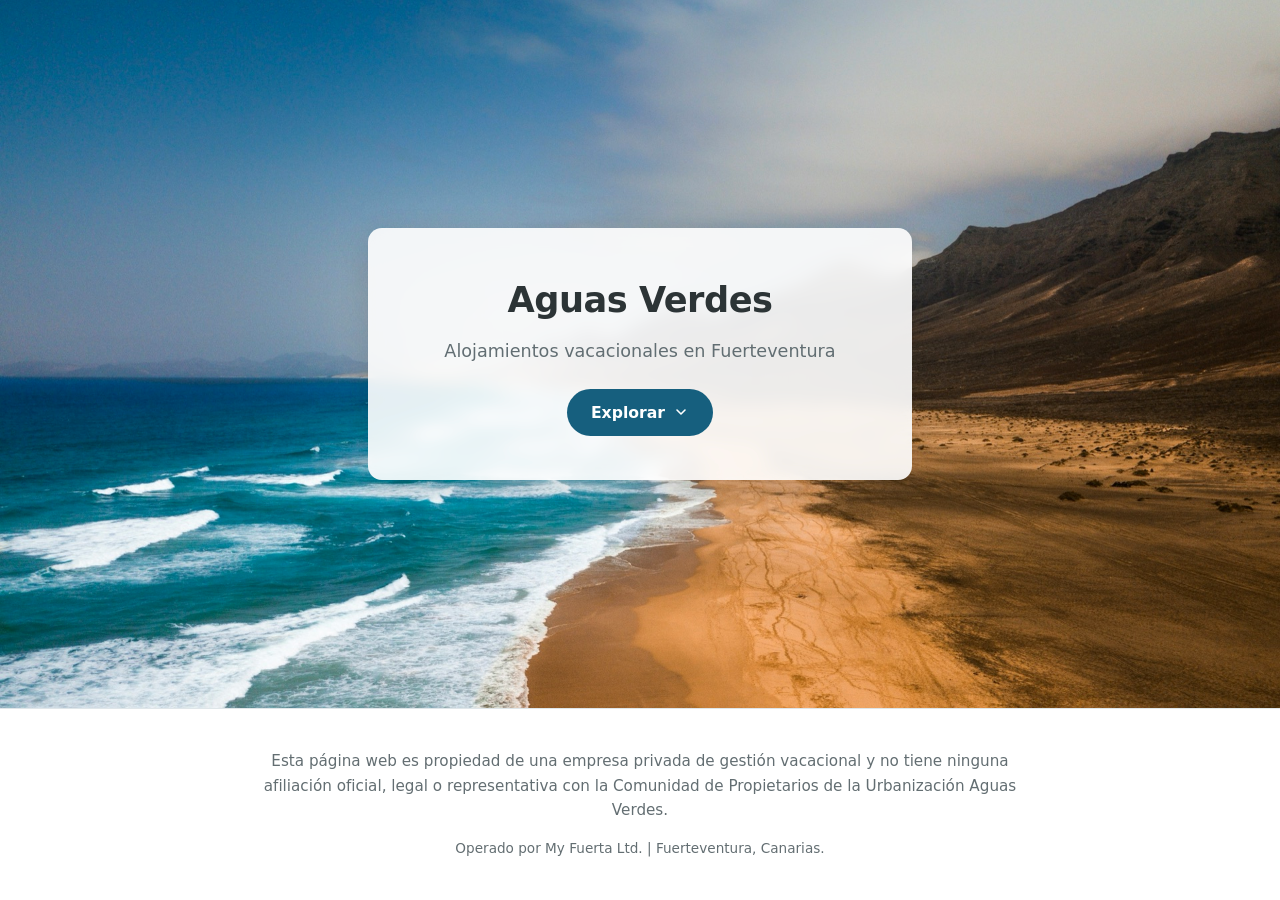
<file: index.html>
<!DOCTYPE html>
<html lang="es">
<head>
    <meta charset="UTF-8">
    <meta name="viewport" content="width=device-width, initial-scale=1.0">
    <!-- Google tag (gtag.js) -->
    <script async src="https://www.googletagmanager.com/gtm.js?id=GTM-MJJ29KH5"></script>
    <script>
      window.dataLayer = window.dataLayer || [];
      function gtag(){dataLayer.push(arguments);}
      gtag('js', new Date());
    </script>
    <title>Aguas Verdes, Fuerteventura — Alojamientos Vacacionales | My Fuerta Ltd.</title>
    <meta name="description" content="Alojamientos vacacionales en Aguas Verdes, Fuerteventura, gestionados por My Fuerta Ltd. Explora dónde alojarte, comer en El Pirata Verde y visitar las piscinas naturales.">
    <link rel="canonical" href="https://aguasverdes.es/">
    <link rel="icon" type="image/svg+xml" href="data:image/svg+xml,%3Csvg xmlns='http://www.w3.org/2000/svg' viewBox='0 0 64 64'%3E%3Crect width='64' height='64' rx='14' fill='%231b5e7a'/%3E%3Cpath d='M8 40c8-6 16-6 24 0s16 6 24 0v14H8z' fill='%2374b9ff'/%3E%3Ccircle cx='46' cy='20' r='7' fill='%23ffeaa7'/%3E%3C/svg%3E">

    <link rel="preload" as="image" href="./hero-bg.jpg" fetchpriority="high">
    <link rel="stylesheet" href="./styles.css">

    <meta property="og:type" content="website">
    <meta property="og:locale" content="es_ES">
    <meta property="og:site_name" content="Aguas Verdes — My Fuerta Ltd.">
    <meta property="og:title" content="Aguas Verdes, Fuerteventura — Alojamientos Vacacionales">
    <meta property="og:description" content="Portal oficial de los alojamientos vacacionales gestionados por My Fuerta Ltd. en Aguas Verdes, Fuerteventura.">
    <meta property="og:image" content="https://aguasverdes.es/hero-bg.jpg">
    <meta property="og:image:width" content="1920">
    <meta property="og:image:height" content="1078">
    <meta property="og:image:alt" content="Costa oeste de Fuerteventura cerca de Aguas Verdes">
    <meta property="og:url" content="https://aguasverdes.es/">
    <meta name="twitter:card" content="summary_large_image">

    <script type="application/ld+json">
    {
      "@context": "https://schema.org",
      "@graph": [
        {
          "@type": "WebSite",
          "name": "Aguas Verdes — My Fuerta Ltd.",
          "url": "https://aguasverdes.es/",
          "inLanguage": "es"
        },
        {
          "@type": "Organization",
          "name": "My Fuerta Ltd.",
          "url": "https://aguasverdes.es/"
        }
      ]
    }
    </script>
</head>
<body>

    <main>
        <div class="content-placeholder">
            <h1>Aguas Verdes</h1>
            <p>Alojamientos vacacionales en Fuerteventura</p>

            <details class="explore-details">
                <summary class="explore-trigger">
                    <span>Explorar</span>
                    <svg class="explore-chevron" viewBox="0 0 20 20" fill="none" aria-hidden="true">
                        <path d="M5 7.5L10 12.5L15 7.5" stroke="currentColor" stroke-width="2" stroke-linecap="round" stroke-linejoin="round"/>
                    </svg>
                </summary>

                <nav class="explore-links" aria-label="Explorar Aguas Verdes">
                    <a class="explore-link" href="./alojamientos/">
                        <span>
                            <span class="explore-link-title">Alojarse</span>
                            <span class="explore-link-desc">Viviendas vacacionales en Aguas Verdes</span>
                        </span>
                        <span class="explore-link-arrow" aria-hidden="true">&rarr;</span>
                    </a>

                    <a class="explore-link" href="https://elpirataverde.net/" target="_blank" rel="noopener noreferrer">
                        <span>
                            <span class="explore-link-title">Comer</span>
                            <span class="explore-link-desc">Restaurante El Pirata Verde</span>
                        </span>
                        <span class="explore-link-arrow" aria-hidden="true">&#8599;</span>
                    </a>

                    <a class="explore-link" href="https://piscinas.aguasverdes.es/" target="_blank" rel="noopener noreferrer">
                        <span>
                            <span class="explore-link-title">Piscinas</span>
                            <span class="explore-link-desc">Piscinas naturales de Aguas Verdes</span>
                        </span>
                        <span class="explore-link-arrow" aria-hidden="true">&#8599;</span>
                    </a>

                    <a class="explore-link" href="https://urbanizacion.aguasverdes.es/" target="_blank" rel="noopener noreferrer">
                        <span>
                            <span class="explore-link-title">Urbanización</span>
                            <span class="explore-link-desc">Información general de la urbanización</span>
                        </span>
                        <span class="explore-link-arrow" aria-hidden="true">&#8599;</span>
                    </a>
                </nav>
            </details>
        </div>
    </main>

    <footer>
        <div class="disclaimer-container">
            <p class="disclaimer-text">
                Esta página web es propiedad de una empresa privada de gestión vacacional y no tiene ninguna afiliación oficial, legal o representativa con la Comunidad de Propietarios de la Urbanización Aguas Verdes.
            </p>
            <p class="company-text">
                Operado por My Fuerta Ltd. | Fuerteventura, Canarias.
            </p>
        </div>
    </footer>

</body>
</html>
</file>
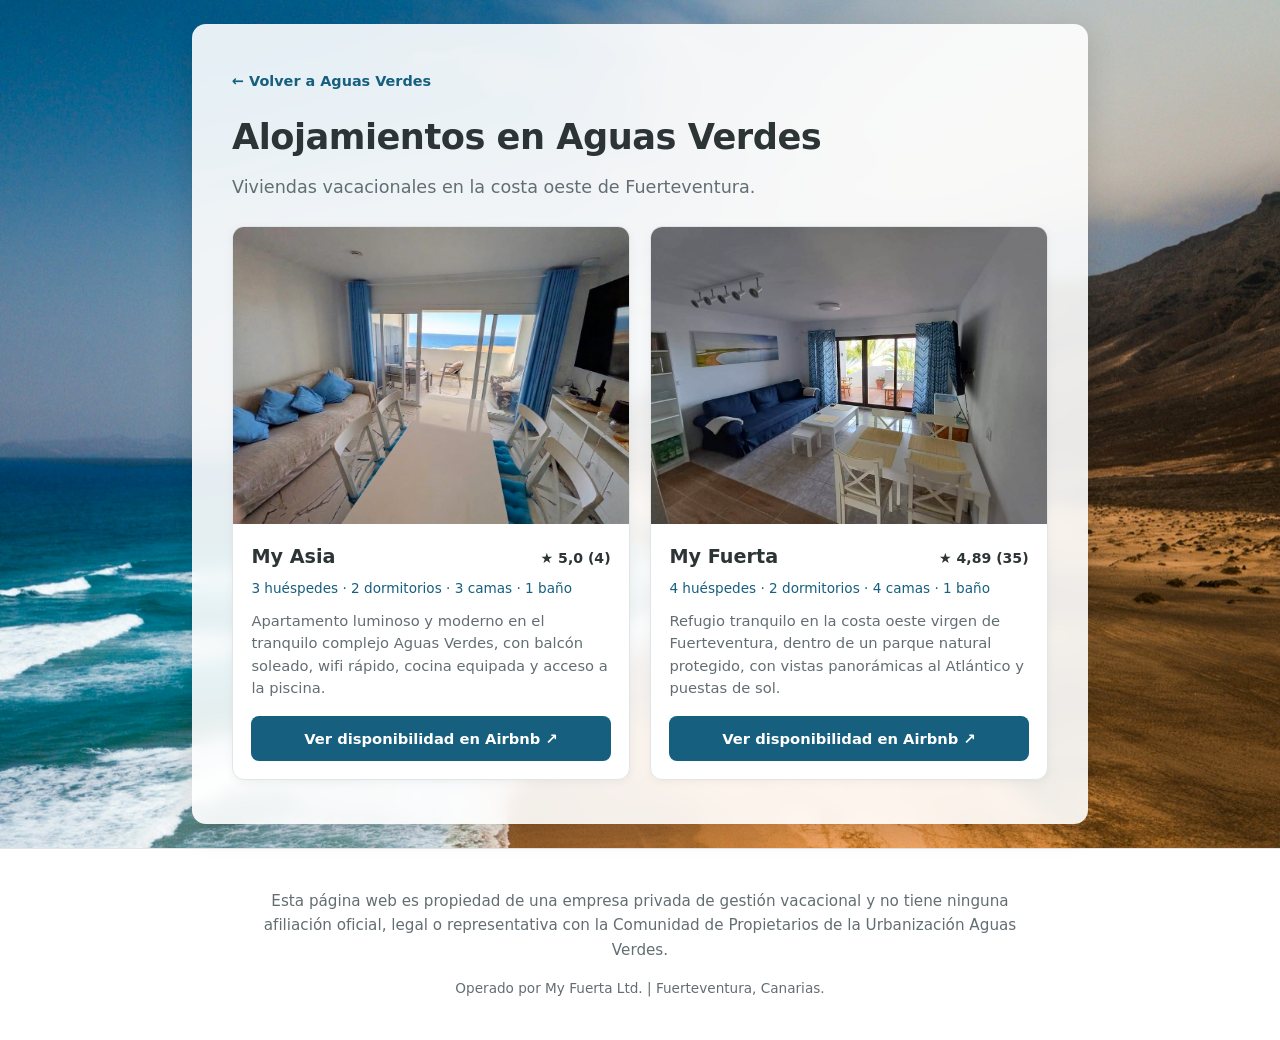
<file: alojamientos/index.html>
<!DOCTYPE html>
<html lang="es">
<head>
    <meta charset="UTF-8">
    <meta name="viewport" content="width=device-width, initial-scale=1.0">
    <!-- Google tag (gtag.js) -->
    <script async src="https://www.googletagmanager.com/gtm.js?id=GTM-MJJ29KH5"></script>
    <script>
      window.dataLayer = window.dataLayer || [];
      function gtag(){dataLayer.push(arguments);}
      gtag('js', new Date());
    </script>
    <title>Alojamientos en Aguas Verdes, Fuerteventura — My Fuerta Ltd.</title>
    <meta name="description" content="Reserva apartamentos vacacionales en Aguas Verdes (Betancuria, Fuerteventura) gestionados por My Fuerta Ltd.: My Asia y My Fuerta, junto al Atlántico y las piscinas naturales.">
    <link rel="canonical" href="https://aguasverdes.es/alojamientos/">
    <link rel="icon" type="image/svg+xml" href="data:image/svg+xml,%3Csvg xmlns='http://www.w3.org/2000/svg' viewBox='0 0 64 64'%3E%3Crect width='64' height='64' rx='14' fill='%231b5e7a'/%3E%3Cpath d='M8 40c8-6 16-6 24 0s16 6 24 0v14H8z' fill='%2374b9ff'/%3E%3Ccircle cx='46' cy='20' r='7' fill='%23ffeaa7'/%3E%3C/svg%3E">

    <link rel="preload" as="image" href="../hero-bg.jpg">
    <link rel="stylesheet" href="../styles.css">

    <meta property="og:type" content="website">
    <meta property="og:locale" content="es_ES">
    <meta property="og:site_name" content="Aguas Verdes — My Fuerta Ltd.">
    <meta property="og:title" content="Alojamientos en Aguas Verdes, Fuerteventura">
    <meta property="og:description" content="Apartamentos vacacionales en Aguas Verdes, Fuerteventura, gestionados por My Fuerta Ltd.">
    <meta property="og:image" content="https://aguasverdes.es/hero-bg.jpg">
    <meta property="og:image:width" content="1920">
    <meta property="og:image:height" content="1078">
    <meta property="og:image:alt" content="Costa oeste de Fuerteventura cerca de Aguas Verdes">
    <meta property="og:url" content="https://aguasverdes.es/alojamientos/">
    <meta name="twitter:card" content="summary_large_image">

    <script type="application/ld+json">
    {
      "@context": "https://schema.org",
      "@graph": [
        {
          "@type": "BreadcrumbList",
          "itemListElement": [
            {
              "@type": "ListItem",
              "position": 1,
              "name": "Inicio",
              "item": "https://aguasverdes.es/"
            },
            {
              "@type": "ListItem",
              "position": 2,
              "name": "Alojamientos",
              "item": "https://aguasverdes.es/alojamientos/"
            }
          ]
        },
        {
          "@type": "ItemList",
          "name": "Alojamientos en Aguas Verdes",
          "itemListElement": [
            {
              "@type": "ListItem",
              "position": 1,
              "item": {
                "@type": "VacationRental",
                "name": "My Asia",
                "description": "Apartamento luminoso y moderno en el tranquilo complejo Aguas Verdes, con balcón soleado, wifi rápido, cocina equipada y acceso a la piscina.",
                "image": "https://aguasverdes.es/alojamientos/img/my-asia.jpg",
                "url": "https://www.airbnb.es/rooms/1555201672360193877",
                "containsPlace": {
                  "@type": "Accommodation",
                  "occupancy": {
                    "@type": "QuantitativeValue",
                    "value": 3
                  }
                },
                "address": {
                  "@type": "PostalAddress",
                  "addressLocality": "Betancuria",
                  "addressRegion": "Fuerteventura",
                  "addressCountry": "ES"
                },
                "latitude": 28.4836,
                "longitude": -14.0879,
                "aggregateRating": {
                  "@type": "AggregateRating",
                  "ratingValue": 5,
                  "ratingCount": 4
                }
              }
            },
            {
              "@type": "ListItem",
              "position": 2,
              "item": {
                "@type": "VacationRental",
                "name": "My Fuerta",
                "description": "Refugio tranquilo en la costa oeste virgen de Fuerteventura, dentro de un parque natural protegido, con vistas panorámicas al Atlántico y puestas de sol.",
                "image": "https://aguasverdes.es/alojamientos/img/my-fuerta.jpg",
                "url": "https://www.airbnb.es/rooms/1098626254098210162",
                "containsPlace": {
                  "@type": "Accommodation",
                  "occupancy": {
                    "@type": "QuantitativeValue",
                    "value": 4
                  }
                },
                "address": {
                  "@type": "PostalAddress",
                  "addressLocality": "Betancuria",
                  "addressRegion": "Fuerteventura",
                  "addressCountry": "ES"
                },
                "latitude": 28.4832,
                "longitude": -14.0875,
                "aggregateRating": {
                  "@type": "AggregateRating",
                  "ratingValue": 4.89,
                  "ratingCount": 35
                }
              }
            }
          ]
        }
      ]
    }
    </script>
</head>
<body>

    <main>
        <div class="content-placeholder content-placeholder--wide">
            <a class="back-link" href="../">&larr; Volver a Aguas Verdes</a>

            <h1>Alojamientos en Aguas Verdes</h1>
            <p>Viviendas vacacionales en la costa oeste de Fuerteventura.</p>

            <section class="listings-grid" aria-label="Alojamientos disponibles">
                <article class="listing-card">
                    <div class="listing-media">
                        <img src="./img/my-asia.jpg" alt="Salón comedor del apartamento My Asia con acceso al balcón y vistas al océano Atlántico" width="1024" height="771" loading="eager" decoding="async">
                    </div>
                    <div class="listing-body">
                        <div class="listing-header">
                            <h2>My Asia</h2>
                            <span class="listing-rating" aria-label="Valoración 5,0 de 5 con 4 reseñas">&#9733; 5,0 (4)</span>
                        </div>
                        <p class="listing-specs">3 huéspedes &middot; 2 dormitorios &middot; 3 camas &middot; 1 baño</p>
                        <p class="listing-desc">
                            Apartamento luminoso y moderno en el tranquilo complejo Aguas Verdes, con balcón soleado, wifi rápido, cocina equipada y acceso a la piscina.
                        </p>
                        <a class="listing-cta" href="https://www.airbnb.es/rooms/1555201672360193877" target="_blank" rel="noopener noreferrer">
                            Ver disponibilidad en Airbnb &#8599;
                        </a>
                    </div>
                </article>

                <article class="listing-card">
                    <div class="listing-media">
                        <img src="./img/my-fuerta.jpg" alt="Salón luminoso con salida a la terraza del apartamento My Fuerta en Aguas Verdes" width="1200" height="900" loading="eager" decoding="async">
                    </div>
                    <div class="listing-body">
                        <div class="listing-header">
                            <h2>My Fuerta</h2>
                            <span class="listing-rating" aria-label="Valoración 4,89 de 5 con 35 reseñas">&#9733; 4,89 (35)</span>
                        </div>
                        <p class="listing-specs">4 huéspedes &middot; 2 dormitorios &middot; 4 camas &middot; 1 baño</p>
                        <p class="listing-desc">
                            Refugio tranquilo en la costa oeste virgen de Fuerteventura, dentro de un parque natural protegido, con vistas panorámicas al Atlántico y puestas de sol.
                        </p>
                        <a class="listing-cta" href="https://www.airbnb.es/rooms/1098626254098210162" target="_blank" rel="noopener noreferrer">
                            Ver disponibilidad en Airbnb &#8599;
                        </a>
                    </div>
                </article>
            </section>
        </div>
    </main>

    <footer>
        <div class="disclaimer-container">
            <p class="disclaimer-text">
                Esta página web es propiedad de una empresa privada de gestión vacacional y no tiene ninguna afiliación oficial, legal o representativa con la Comunidad de Propietarios de la Urbanización Aguas Verdes.
            </p>
            <p class="company-text">
                Operado por My Fuerta Ltd. | Fuerteventura, Canarias.
            </p>
        </div>
    </footer>

</body>
</html>
</file>
<file: styles.css>
/* Modern CSS Reset */
*, *::before, *::after {
    box-sizing: border-box;
    margin: 0;
    padding: 0;
}

/* Essential typography and colors */
:root {
    interpolate-size: allow-keywords;
    --primary-bg: #fdfdfd;
    --text-main: #2d3436;
    --text-secondary: #636e72;
    --accent: #1b5e7a;
    --accent-hover: #144960;
    --font-family: system-ui, -apple-system, BlinkMacSystemFont, "Segoe UI", Roboto, Helvetica, Arial, sans-serif;
    --border-color: #dfe6e9;
}

body {
    min-height: 100vh;
    min-height: 100dvh;
    font-family: var(--font-family);
    color: var(--text-main);
    background-color: var(--primary-bg);
    line-height: 1.6;
    display: flex;
    flex-direction: column;
}

/* --- 1. Main Content Area --- */
main {
    flex: 1 0 auto; /* Ensures footer stays at the bottom */
    display: flex;
    justify-content: center;
    align-items: center;
    padding: 1.5rem;

    /* Responsive Background Image */
    background-color: var(--accent);
    background-image: url('./hero-bg.jpg');
    background-size: cover;
    background-position: center bottom;
    background-repeat: no-repeat;

    /* Add a minimal filter for professionalism */
    filter: saturate(1.1);
}

.content-placeholder {
    width: min(100%, 34rem);
    padding: 2.75rem 2.5rem;
    background: rgba(255, 255, 255, 0.9);
    border-radius: 14px;
    box-shadow: 0 8px 30px rgba(0, 0, 0, 0.14);
    -webkit-backdrop-filter: blur(8px);
    backdrop-filter: blur(8px);
    text-align: center;
}

.content-placeholder--wide {
    width: min(100%, 56rem);
    text-align: left;
}

h1 {
    font-weight: 700;
    font-size: 2.2rem;
    letter-spacing: -0.5px;
    margin-bottom: 0.5rem;
    color: var(--text-main);
}

p {
    color: var(--text-secondary);
    font-size: 1.1rem;
}

/* --- Native <details> "Explorar" Hub --- */
.explore-details {
    margin-top: 1.5rem;
}

.explore-trigger {
    list-style: none;
    display: inline-flex;
    align-items: center;
    justify-content: center;
    gap: 0.5rem;
    padding: 0.7rem 1.5rem;
    border-radius: 999px;
    background-color: var(--accent);
    color: #fff;
    font-weight: 600;
    font-size: 0.98rem;
    cursor: pointer;
    user-select: none;
    transition: background-color 0.2s ease, transform 0.15s ease;
}

.explore-trigger::-webkit-details-marker {
    display: none;
}

.explore-trigger:hover {
    background-color: var(--accent-hover);
}

.explore-trigger:active {
    transform: scale(0.98);
}

.explore-trigger:focus-visible,
.explore-link:focus-visible,
.back-link:focus-visible {
    outline: 2px solid var(--accent);
    outline-offset: 3px;
}

.explore-chevron {
    width: 1rem;
    height: 1rem;
    transition: transform 0.25s ease;
}

.explore-details[open] .explore-chevron {
    transform: rotate(180deg);
}

.explore-details::details-content {
    block-size: 0;
    opacity: 0;
    overflow: hidden;
    transition: block-size 0.28s ease, opacity 0.22s ease, content-visibility 0.28s allow-discrete;
}

.explore-details[open]::details-content {
    block-size: auto;
    opacity: 1;
}

.explore-links {
    margin-top: 1.25rem;
    display: grid;
    gap: 0.65rem;
    text-align: left;
}

.explore-details[open] .explore-links {
    animation: exploreFadeIn 0.22s ease;
}

@keyframes exploreFadeIn {
    from {
        opacity: 0;
        transform: translateY(-4px);
    }
    to {
        opacity: 1;
        transform: translateY(0);
    }
}

.explore-link {
    display: flex;
    align-items: center;
    justify-content: space-between;
    gap: 1rem;
    padding: 0.85rem 1rem;
    border-radius: 10px;
    background: rgba(255, 255, 255, 0.85);
    border: 1px solid var(--border-color);
    text-decoration: none;
    color: var(--text-main);
    transition: border-color 0.2s ease, background-color 0.2s ease, transform 0.15s ease;
}

.explore-link:hover {
    border-color: var(--accent);
    background: #fff;
    transform: translateY(-1px);
}

.explore-link-title {
    display: block;
    font-weight: 600;
    font-size: 0.98rem;
    color: var(--text-main);
}

.explore-link-desc {
    display: block;
    font-size: 0.85rem;
    color: var(--text-secondary);
    line-height: 1.35;
}

.explore-link-arrow {
    flex-shrink: 0;
    font-size: 1rem;
    font-weight: 600;
    color: var(--accent);
}

/* --- Subpage Elements (/alojamientos/) --- */
.back-link {
    display: inline-flex;
    align-items: center;
    gap: 0.35rem;
    margin-bottom: 1rem;
    font-size: 0.9rem;
    font-weight: 600;
    color: var(--accent);
    text-decoration: none;
}

.back-link:hover {
    color: var(--accent-hover);
    text-decoration: underline;
}

/* --- Property Listing Grid (/alojamientos/) --- */
.listings-grid {
    display: grid;
    grid-template-columns: repeat(auto-fit, minmax(260px, 1fr));
    gap: 1.25rem;
    margin-top: 1.5rem;
}

.listing-card {
    display: flex;
    flex-direction: column;
    background: #fff;
    border: 1px solid var(--border-color);
    border-radius: 12px;
    overflow: hidden;
    box-shadow: 0 2px 10px rgba(0, 0, 0, 0.05);
    transition: transform 0.18s ease, box-shadow 0.18s ease;
}

.listing-card:hover {
    transform: translateY(-2px);
    box-shadow: 0 8px 20px rgba(0, 0, 0, 0.09);
}

.listing-media {
    aspect-ratio: 4 / 3;
    overflow: hidden;
    background: var(--border-color);
}

.listing-media img {
    width: 100%;
    height: 100%;
    object-fit: cover;
    display: block;
}

.listing-body {
    flex: 1;
    display: flex;
    flex-direction: column;
    padding: 1.15rem;
}

.listing-header {
    display: flex;
    align-items: baseline;
    justify-content: space-between;
    gap: 0.5rem;
    margin-bottom: 0.35rem;
}

.listing-header h2 {
    font-size: 1.2rem;
    font-weight: 700;
    color: var(--text-main);
}

.listing-rating {
    font-size: 0.88rem;
    font-weight: 600;
    color: var(--text-main);
    white-space: nowrap;
}

.listing-specs {
    font-size: 0.85rem;
    font-weight: 500;
    color: var(--accent);
    margin-bottom: 0.65rem;
}

.listing-desc {
    font-size: 0.92rem;
    color: var(--text-secondary);
    line-height: 1.5;
    margin-bottom: 1.1rem;
    flex: 1;
}

.listing-cta {
    display: inline-flex;
    align-items: center;
    justify-content: center;
    gap: 0.4rem;
    padding: 0.65rem 1rem;
    border-radius: 8px;
    background-color: var(--accent);
    color: #fff;
    font-size: 0.92rem;
    font-weight: 600;
    text-decoration: none;
    transition: background-color 0.2s ease;
}

.listing-cta:hover {
    background-color: var(--accent-hover);
}

.listing-cta:focus-visible {
    outline: 2px solid var(--accent);
    outline-offset: 2px;
}

/* --- 2. The Legal Footer --- */
footer {
    flex-shrink: 0; /* Ensures footer doesn't get squashed */
    background-color: #fff;
    padding: 2.5rem 1.5rem;
    border-top: 1px solid var(--border-color);
    text-align: center;
}

.disclaimer-container {
    max-width: 800px;
    margin: 0 auto;
}

p.disclaimer-text {
    font-size: 0.95rem; /* Large enough to be readable, small enough for respect */
    color: var(--text-secondary);
    margin-bottom: 1rem;
}

p.company-text {
    font-size: 0.85rem;
    color: var(--text-secondary);
    font-weight: 500;
}

/* Responsiveness for mobile */
@media (max-width: 600px) {
    h1 { font-size: 1.8rem; }
    .content-placeholder { padding: 1.5rem; }
    footer { padding: 1.5rem 1rem; }
    p.disclaimer-text { font-size: 0.9rem; }
}

@media (max-height: 500px) {
    main { padding: 1rem; }
    .content-placeholder { padding: 1.5rem; }
    footer { padding: 1.25rem 1rem; }
}

@media (prefers-reduced-motion: reduce) {
    *, *::before, *::after {
        animation-duration: 0.01ms !important;
        transition-duration: 0.01ms !important;
    }
}
</file>
